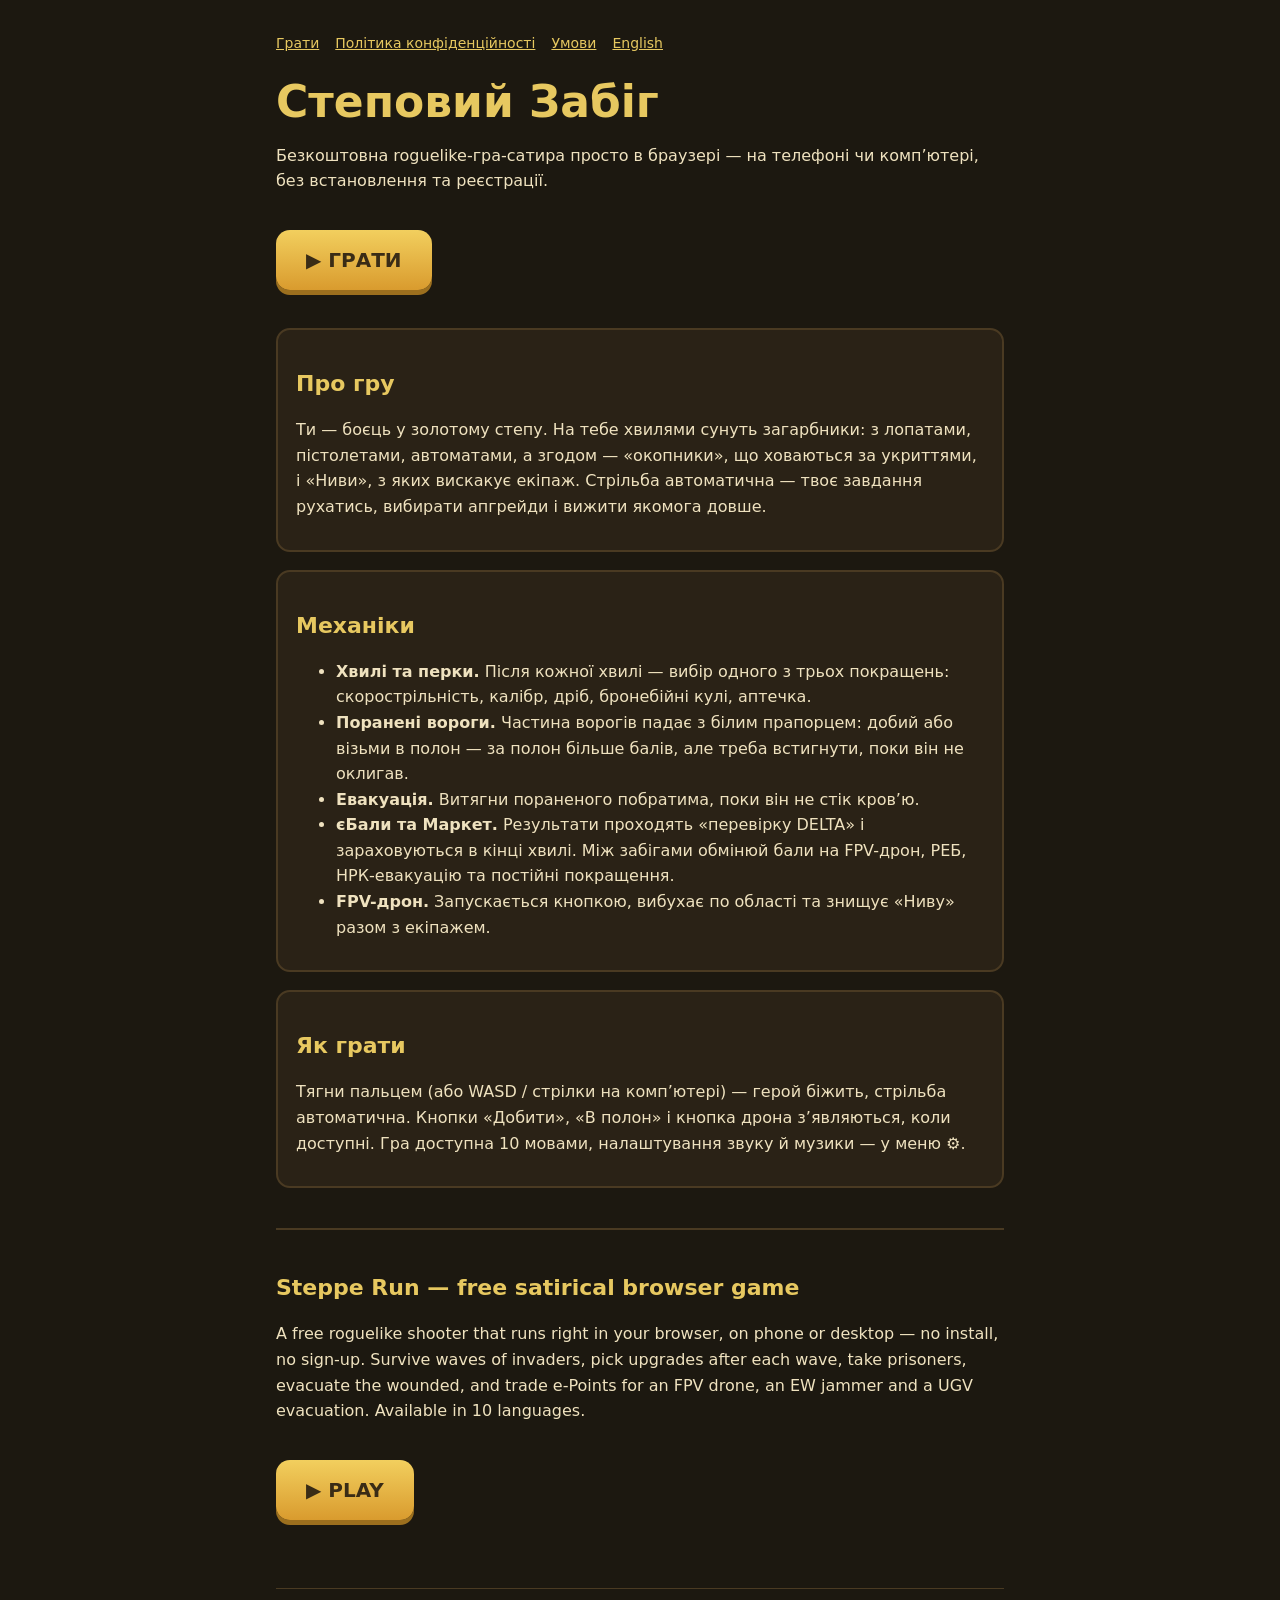
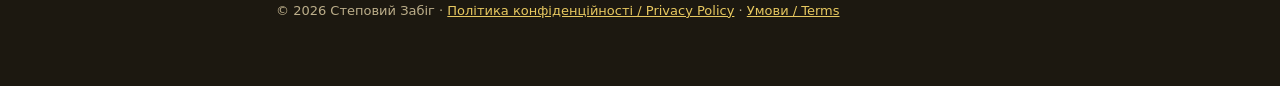
<file: index.html>
<!DOCTYPE html>
<html lang="uk">
<head>
  <meta charset="utf-8" />
  <meta name="viewport" content="width=device-width, initial-scale=1" />
  <title>Степовий Забіг — безкоштовна браузерна гра-сатира</title>
  <meta name="description" content="«Степовий Забіг» — безкоштовний roguelike-шутер у браузері: хвилі безпорадних загарбників, FPV-дрони, полонені та єБали. Грай на телефоні чи комп’ютері." />
  <meta name="theme-color" content="#caa84a" />
  <link rel="icon" href="steppe-run/icon-192.png" />
  <link rel="stylesheet" href="site.css" />
  <script async src="https://pagead2.googlesyndication.com/pagead/js/adsbygoogle.js?client=ca-pub-8388159934817689" crossorigin="anonymous"></script>
</head>
<body>
<main>
  <nav><a href="steppe-run/">Грати</a><a href="privacy.html">Політика конфіденційності</a><a href="terms.html">Умови</a><a href="#en">English</a></nav>

  <h1>Степовий Забіг</h1>
  <p>Безкоштовна roguelike-гра-сатира просто в браузері — на телефоні чи комп’ютері, без встановлення та реєстрації.</p>
  <a class="play" href="steppe-run/">▶ ГРАТИ</a>

  <div class="card">
    <h2>Про гру</h2>
    <p>Ти — боєць у золотому степу. На тебе хвилями сунуть загарбники: з лопатами, пістолетами, автоматами, а згодом — «окопники», що ховаються за укриттями, і «Ниви», з яких вискакує екіпаж. Стрільба автоматична — твоє завдання рухатись, вибирати апгрейди і вижити якомога довше.</p>
  </div>

  <div class="card">
    <h2>Механіки</h2>
    <ul>
      <li><b>Хвилі та перки.</b> Після кожної хвилі — вибір одного з трьох покращень: скорострільність, калібр, дріб, бронебійні кулі, аптечка.</li>
      <li><b>Поранені вороги.</b> Частина ворогів падає з білим прапорцем: добий або візьми в полон — за полон більше балів, але треба встигнути, поки він не оклигав.</li>
      <li><b>Евакуація.</b> Витягни пораненого побратима, поки він не стік кров’ю.</li>
      <li><b>єБали та Маркет.</b> Результати проходять «перевірку DELTA» і зараховуються в кінці хвилі. Між забігами обмінюй бали на FPV-дрон, РЕБ, НРК-евакуацію та постійні покращення.</li>
      <li><b>FPV-дрон.</b> Запускається кнопкою, вибухає по області та знищує «Ниву» разом з екіпажем.</li>
    </ul>
  </div>

  <div class="card">
    <h2>Як грати</h2>
    <p>Тягни пальцем (або WASD / стрілки на комп’ютері) — герой біжить, стрільба автоматична. Кнопки «Добити», «В полон» і кнопка дрона з’являються, коли доступні. Гра доступна 10 мовами, налаштування звуку й музики — у меню ⚙.</p>
  </div>

  <section class="lang" id="en" lang="en">
    <h2>Steppe Run — free satirical browser game</h2>
    <p>A free roguelike shooter that runs right in your browser, on phone or desktop — no install, no sign-up. Survive waves of invaders, pick upgrades after each wave, take prisoners, evacuate the wounded, and trade e-Points for an FPV drone, an EW jammer and a UGV evacuation. Available in 10 languages.</p>
    <a class="play" href="steppe-run/">▶ PLAY</a>
  </section>

  <footer>© 2026 Степовий Забіг · <a href="privacy.html">Політика конфіденційності / Privacy Policy</a> · <a href="terms.html">Умови / Terms</a></footer>
</main>
</body>
</html>
</file>
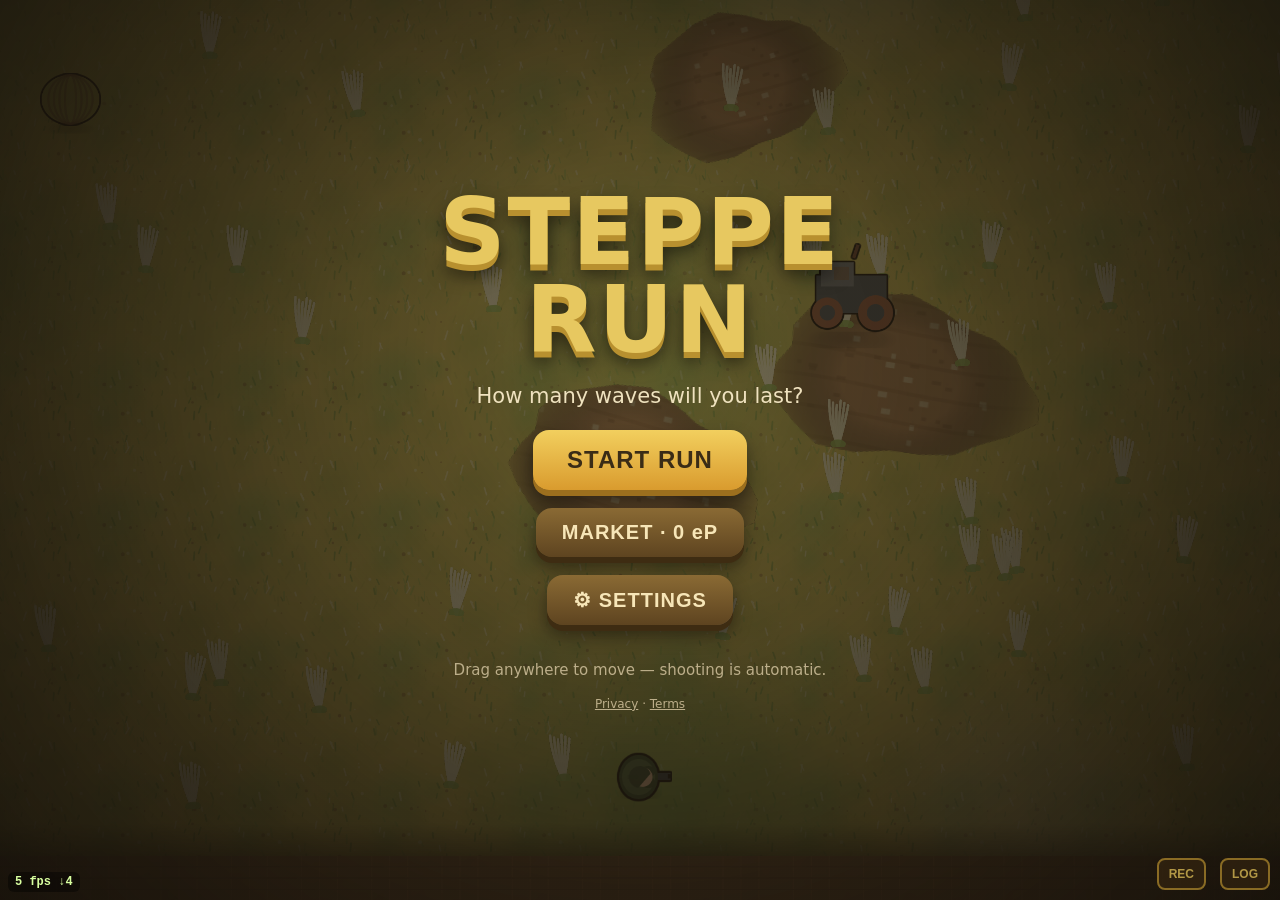
<file: steppe-run/index.html>
<!DOCTYPE html>
<html lang="uk">
<head>
  <meta charset="utf-8" />
  <meta name="viewport" content="width=device-width, initial-scale=1, maximum-scale=1, minimum-scale=1, user-scalable=no, viewport-fit=cover" />
  <meta name="mobile-web-app-capable" content="yes" />
  <meta name="apple-mobile-web-app-capable" content="yes" />
  <meta name="theme-color" content="#caa84a" />
  <link rel="manifest" href="manifest.webmanifest" />
  <title>Степовий Забіг</title>
  <link rel="stylesheet" href="styles.css" />
  <script async src="https://pagead2.googlesyndication.com/pagead/js/adsbygoogle.js?client=ca-pub-8388159934817689"
     crossorigin="anonymous"></script>
</head>
<body>
  <div id="game">
    <canvas id="gl"></canvas>

    <!-- Room transition fade -->
    <div id="fade"></div>

    <!-- FPS meter -->
    <div id="fps">– fps</div>

    <!-- Coordinate/frame recorder (2.5s burst into the log) -->
    <button id="recBtn">REC</button>

    <!-- HUD -->
    <div id="hud" class="hidden">
      <div id="topbar">
        <div id="hpwrap">
          <div id="hpbar"><div id="hpfill"></div></div>
          <span id="hplabel">100</span>
        </div>
        <div id="stats">
          <span id="waveLabel"></span>
          <span id="killLabel">☠ 0</span>
          <span id="ebLabel"></span>
        </div>
      </div>
      <div id="banner" class="hidden"></div>
    </div>
    <button id="pauseBtn" class="hidden" aria-label="pause">⚙</button>

    <!-- Combat buttons: FPV drone launch + finish/capture a downed enemy -->
    <div id="actions" class="hidden">
      <button id="actFinish" class="actBtn">🔫<span data-i18n="finish"></span></button>
      <button id="actCapture" class="actBtn">🤝<span data-i18n="capture"></span></button>
    </div>
    <button id="droneBtn" class="actBtn hidden">
      <svg class="fpvIcon" viewBox="0 0 48 48" aria-hidden="true">
          <g stroke="#f2cf5e" stroke-width="1.4" fill="rgba(255,247,224,0.16)">
            <circle cx="10" cy="10" r="8.5"/><circle cx="38" cy="10" r="8.5"/><circle cx="10" cy="38" r="8.5"/><circle cx="38" cy="38" r="8.5"/>
          </g>
          <g stroke="#fff7e0" stroke-width="1.6" stroke-linecap="round">
            <path d="M4 7l12 6M32 7l12 6M4 35l12 6M32 35l12 6"/>
          </g>
          <path d="M12 12l24 24M36 12L12 36" stroke="#fff7e0" stroke-width="4.2" stroke-linecap="round"/>
          <g fill="#fff7e0"><circle cx="10" cy="10" r="3"/><circle cx="38" cy="10" r="3"/><circle cx="10" cy="38" r="3"/><circle cx="38" cy="38" r="3"/></g>
          <rect x="17.5" y="16" width="13" height="16" rx="3" fill="#3a2c16" stroke="#fff7e0" stroke-width="2"/>
          <rect x="20.5" y="13" width="7" height="5" rx="1.5" fill="#fff7e0"/>
          <circle cx="24" cy="15.5" r="1.8" fill="#e8483c"/>
          <path d="M24 32v6" stroke="#f2cf5e" stroke-width="1.6" stroke-linecap="round"/>
        </svg>
      <span id="droneLbl"></span>
    </button>

    <!-- Virtual joystick -->
    <div id="stick" class="hidden">
      <div id="stickBase"></div>
      <div id="stickKnob"></div>
    </div>

    <!-- Menu -->
    <div id="menu" class="overlay">
      <h1 data-i18n-html="title"></h1>
      <p class="sub" data-i18n-html="tagline"></p>
      <button id="startBtn" class="btn" data-i18n="start"></button>
      <button id="shopBtn" class="btn btn2"><span data-i18n="market"></span> · <span id="menuBank">0</span> <span data-i18n="eb"></span></button>
      <button id="settingsBtn" class="btn btn2">⚙ <span data-i18n="settings"></span></button>
      <p class="best" id="menuBest"></p>
      <p class="hint" data-i18n="hint"></p>
      <p class="legal"><a href="../privacy.html" data-i18n="privacy"></a> · <a href="../terms.html" data-i18n="terms"></a></p>
    </div>

    <!-- Perk selection -->
    <div id="perks" class="overlay hidden">
      <h2 data-i18n="waveCleared"></h2>
      <p class="best" id="perkNote"></p>
      <p class="sub" data-i18n="pickPerk"></p>
      <div id="perkCards"></div>
    </div>

    <!-- Death screen -->
    <div id="death" class="overlay hidden">
      <h2 data-i18n="runOver"></h2>
      <div id="deathStats"></div>
      <button id="retryBtn" class="btn" data-i18n="newRun"></button>
      <button id="toMenuBtn" class="btn btn2"><span data-i18n="toMenu"></span> · <span data-i18n="market"></span></button>
    </div>

    <!-- Meta shop: permanent upgrades for banked єБали -->
    <div id="shop" class="overlay hidden">
      <h2 data-i18n="market"></h2>
      <div id="shopBody">
        <div id="shopHero">
          <div id="shopStage"></div>
          <p id="shopInfo"><span id="shopBank"></span> · <span id="shopGear"></span></p>
        </div>
        <div id="shopCards"></div>
      </div>
      <p class="shopNote" data-i18n="shopNote"></p>
      <button id="shopBack" class="btn btn2" data-i18n="back"></button>
    </div>

    <!-- Settings (from the menu) / pause (in a run) -->
    <div id="settings" class="overlay hidden">
      <h2 id="settingsTitle"></h2>
      <div id="setPanel">
        <label class="setRow"><span data-i18n="sVolume"></span><input id="setVolume" type="range" min="0" max="100" step="5" /><b id="setVolumeVal"></b></label>
        <div class="setRow"><span data-i18n="sSound"></span><button id="setSfx" class="toggle"></button></div>
        <div class="setRow"><span data-i18n="sMusic"></span><button id="setMusic" class="toggle"></button></div>
        <div class="setRow setLangRow"><span data-i18n="sLang"></span><div id="setLangs"></div></div>
      </div>
      <button id="setResume" class="btn" data-i18n="resume"></button>
      <button id="setBack" class="btn btn2" data-i18n="back"></button>
      <button id="setQuit" class="btn btn2" data-i18n="toMenu"></button>
    </div>
  </div>

  <script src="js/devlog.js"></script>
  <script type="module" src="js/main.js"></script>
  <script>if ('serviceWorker' in navigator && !/^(localhost|127\.0\.0\.1)$/.test(location.hostname)) { addEventListener('load', () => navigator.serviceWorker.register('sw.js').catch(() => {})); }</script>
</body>
</html>
</file>
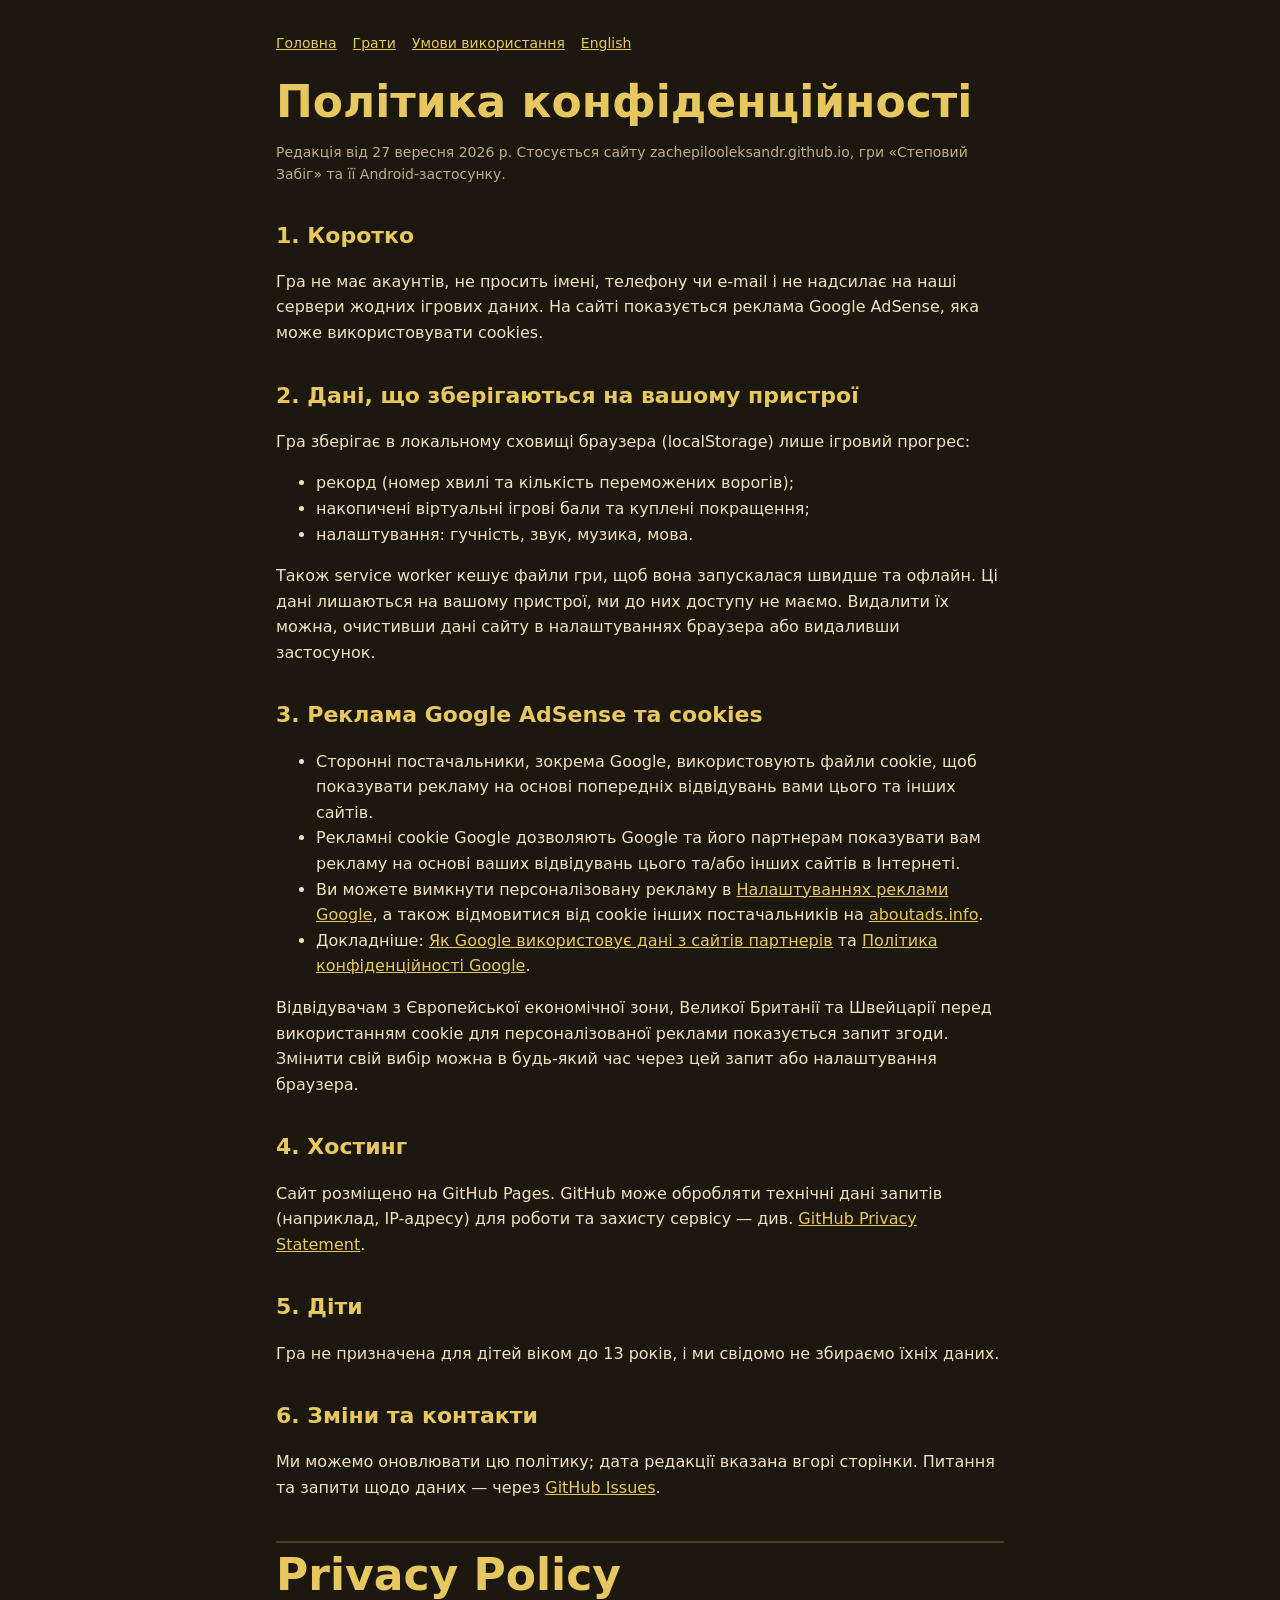
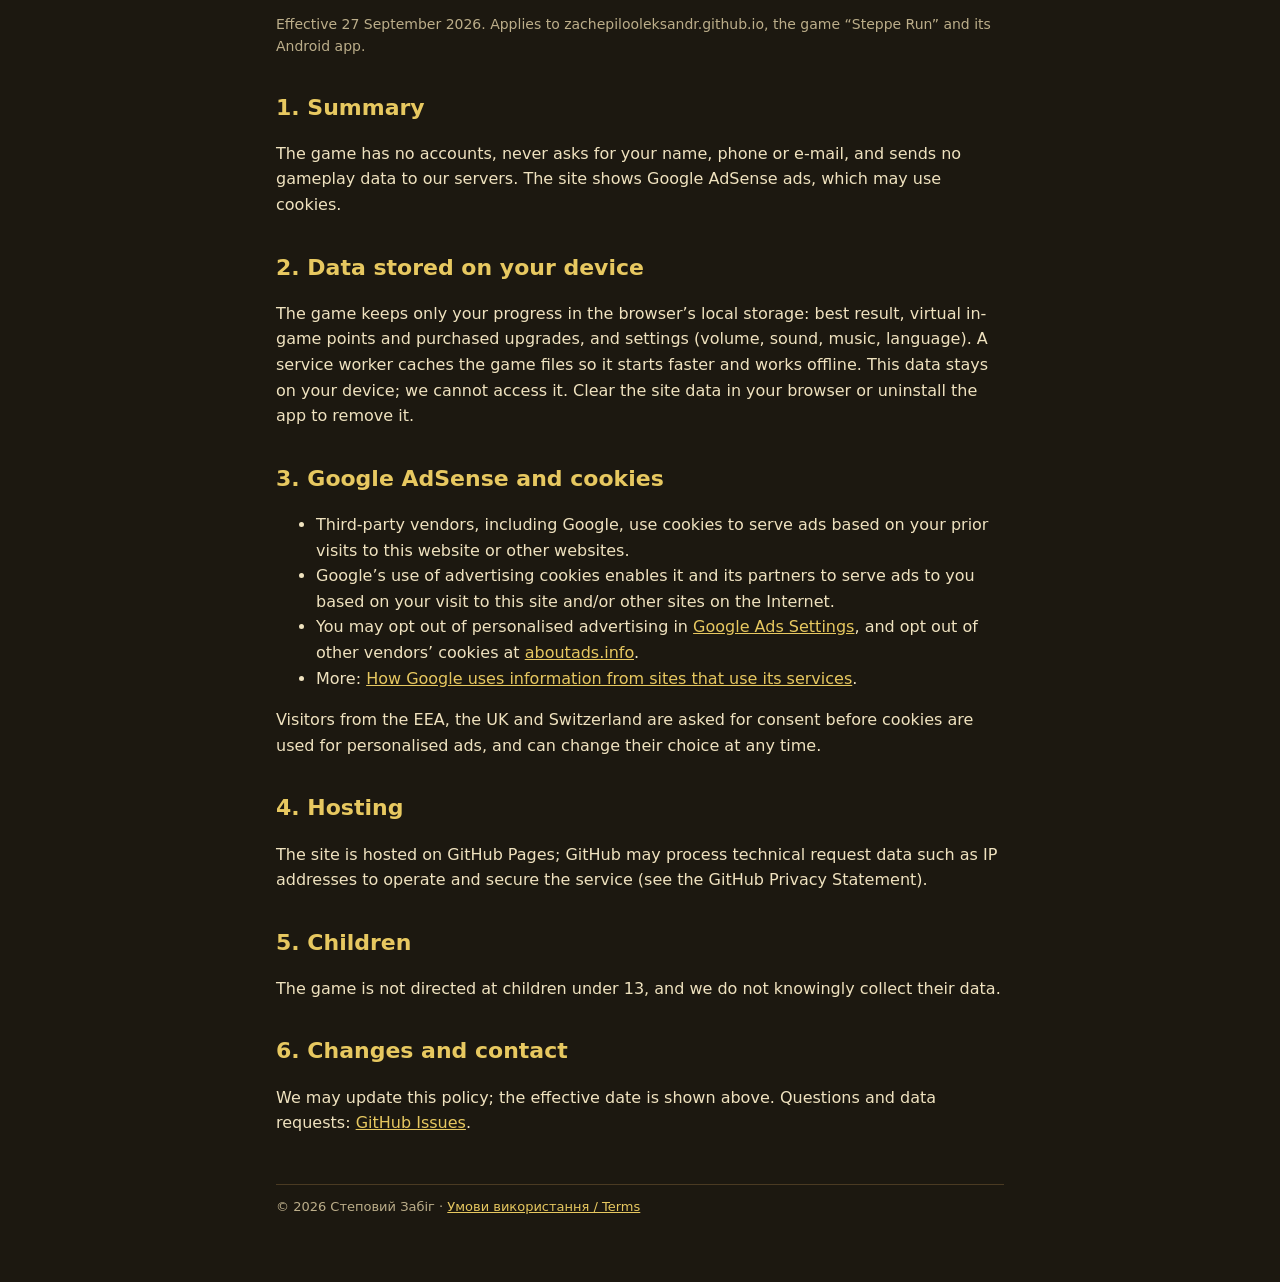
<file: privacy.html>
<!DOCTYPE html>
<html lang="uk">
<head>
  <meta charset="utf-8" />
  <meta name="viewport" content="width=device-width, initial-scale=1" />
  <title>Політика конфіденційності — Степовий Забіг</title>
  <meta name="description" content="Політика конфіденційності гри «Степовий Забіг»: які дані зберігаються, cookies та реклама Google AdSense." />
  <link rel="stylesheet" href="site.css" />
  <script async src="https://pagead2.googlesyndication.com/pagead/js/adsbygoogle.js?client=ca-pub-8388159934817689" crossorigin="anonymous"></script>
</head>
<body>
<main>
  <nav><a href="./">Головна</a><a href="steppe-run/">Грати</a><a href="terms.html">Умови використання</a><a href="#en">English</a></nav>

  <h1>Політика конфіденційності</h1>
  <p class="muted">Редакція від 27 вересня 2026 р. Стосується сайту zachepilooleksandr.github.io, гри «Степовий Забіг» та її Android-застосунку.</p>

  <h2>1. Коротко</h2>
  <p>Гра не має акаунтів, не просить імені, телефону чи e-mail і не надсилає на наші сервери жодних ігрових даних. На сайті показується реклама Google AdSense, яка може використовувати cookies.</p>

  <h2>2. Дані, що зберігаються на вашому пристрої</h2>
  <p>Гра зберігає в локальному сховищі браузера (localStorage) лише ігровий прогрес:</p>
  <ul>
    <li>рекорд (номер хвилі та кількість переможених ворогів);</li>
    <li>накопичені віртуальні ігрові бали та куплені покращення;</li>
    <li>налаштування: гучність, звук, музика, мова.</li>
  </ul>
  <p>Також service worker кешує файли гри, щоб вона запускалася швидше та офлайн. Ці дані лишаються на вашому пристрої, ми до них доступу не маємо. Видалити їх можна, очистивши дані сайту в налаштуваннях браузера або видаливши застосунок.</p>

  <h2>3. Реклама Google AdSense та cookies</h2>
  <ul>
    <li>Сторонні постачальники, зокрема Google, використовують файли cookie, щоб показувати рекламу на основі попередніх відвідувань вами цього та інших сайтів.</li>
    <li>Рекламні cookie Google дозволяють Google та його партнерам показувати вам рекламу на основі ваших відвідувань цього та/або інших сайтів в Інтернеті.</li>
    <li>Ви можете вимкнути персоналізовану рекламу в <a href="https://adssettings.google.com/" rel="noopener">Налаштуваннях реклами Google</a>, а також відмовитися від cookie інших постачальників на <a href="https://www.aboutads.info/choices/" rel="noopener">aboutads.info</a>.</li>
    <li>Докладніше: <a href="https://policies.google.com/technologies/partner-sites" rel="noopener">Як Google використовує дані з сайтів партнерів</a> та <a href="https://policies.google.com/privacy" rel="noopener">Політика конфіденційності Google</a>.</li>
  </ul>
  <p>Відвідувачам з Європейської економічної зони, Великої Британії та Швейцарії перед використанням cookie для персоналізованої реклами показується запит згоди. Змінити свій вибір можна в будь-який час через цей запит або налаштування браузера.</p>

  <h2>4. Хостинг</h2>
  <p>Сайт розміщено на GitHub Pages. GitHub може обробляти технічні дані запитів (наприклад, IP-адресу) для роботи та захисту сервісу — див. <a href="https://docs.github.com/site-policy/privacy-policies/github-general-privacy-statement" rel="noopener">GitHub Privacy Statement</a>.</p>

  <h2>5. Діти</h2>
  <p>Гра не призначена для дітей віком до 13 років, і ми свідомо не збираємо їхніх даних.</p>

  <h2>6. Зміни та контакти</h2>
  <p>Ми можемо оновлювати цю політику; дата редакції вказана вгорі сторінки. Питання та запити щодо даних — через <a href="https://github.com/ZachepiloOleksandr/ZachepiloOleksandr.github.io/issues" rel="noopener">GitHub Issues</a>.</p>

  <section class="lang" id="en" lang="en">
    <h1>Privacy Policy</h1>
    <p class="muted">Effective 27 September 2026. Applies to zachepilooleksandr.github.io, the game “Steppe Run” and its Android app.</p>

    <h2>1. Summary</h2>
    <p>The game has no accounts, never asks for your name, phone or e-mail, and sends no gameplay data to our servers. The site shows Google AdSense ads, which may use cookies.</p>

    <h2>2. Data stored on your device</h2>
    <p>The game keeps only your progress in the browser’s local storage: best result, virtual in-game points and purchased upgrades, and settings (volume, sound, music, language). A service worker caches the game files so it starts faster and works offline. This data stays on your device; we cannot access it. Clear the site data in your browser or uninstall the app to remove it.</p>

    <h2>3. Google AdSense and cookies</h2>
    <ul>
      <li>Third-party vendors, including Google, use cookies to serve ads based on your prior visits to this website or other websites.</li>
      <li>Google’s use of advertising cookies enables it and its partners to serve ads to you based on your visit to this site and/or other sites on the Internet.</li>
      <li>You may opt out of personalised advertising in <a href="https://adssettings.google.com/" rel="noopener">Google Ads Settings</a>, and opt out of other vendors’ cookies at <a href="https://www.aboutads.info/choices/" rel="noopener">aboutads.info</a>.</li>
      <li>More: <a href="https://policies.google.com/technologies/partner-sites" rel="noopener">How Google uses information from sites that use its services</a>.</li>
    </ul>
    <p>Visitors from the EEA, the UK and Switzerland are asked for consent before cookies are used for personalised ads, and can change their choice at any time.</p>

    <h2>4. Hosting</h2>
    <p>The site is hosted on GitHub Pages; GitHub may process technical request data such as IP addresses to operate and secure the service (see the GitHub Privacy Statement).</p>

    <h2>5. Children</h2>
    <p>The game is not directed at children under 13, and we do not knowingly collect their data.</p>

    <h2>6. Changes and contact</h2>
    <p>We may update this policy; the effective date is shown above. Questions and data requests: <a href="https://github.com/ZachepiloOleksandr/ZachepiloOleksandr.github.io/issues" rel="noopener">GitHub Issues</a>.</p>
  </section>

  <footer>© 2026 Степовий Забіг · <a href="terms.html">Умови використання / Terms</a></footer>
</main>
</body>
</html>
</file>
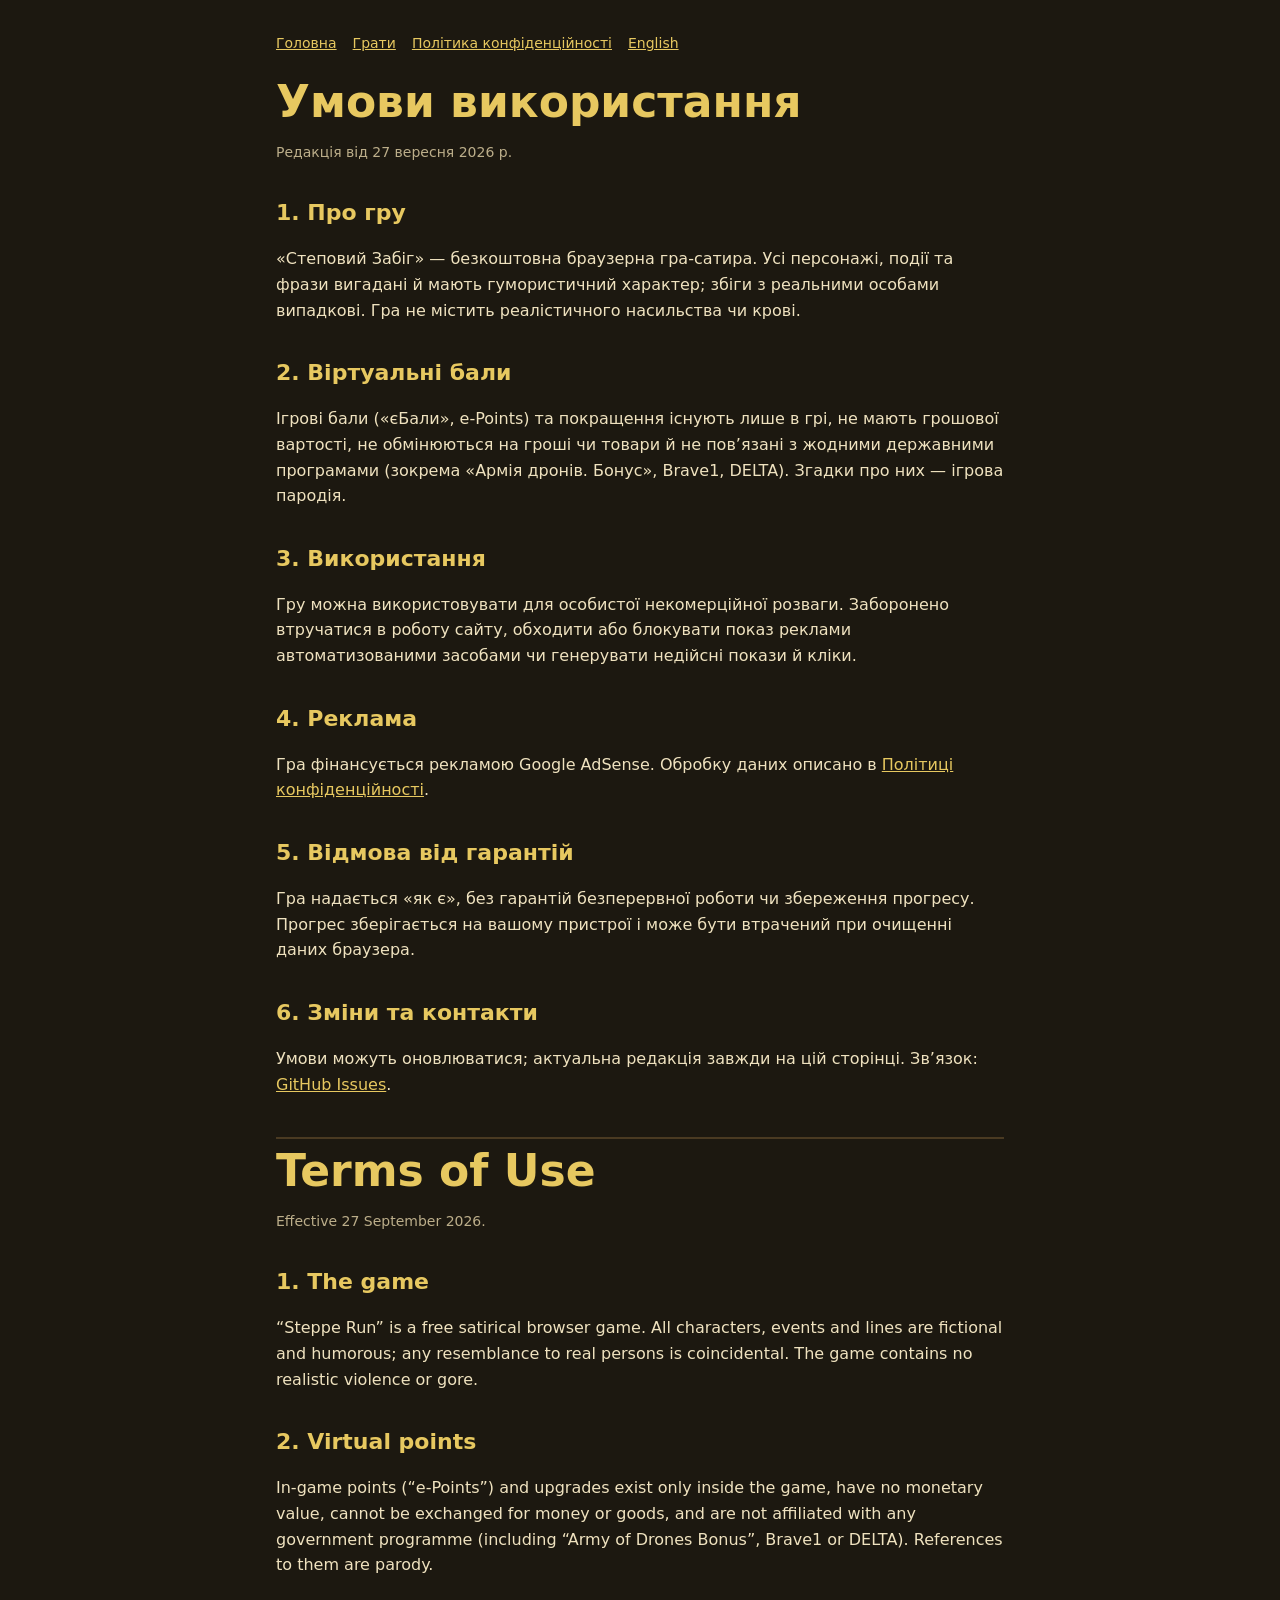
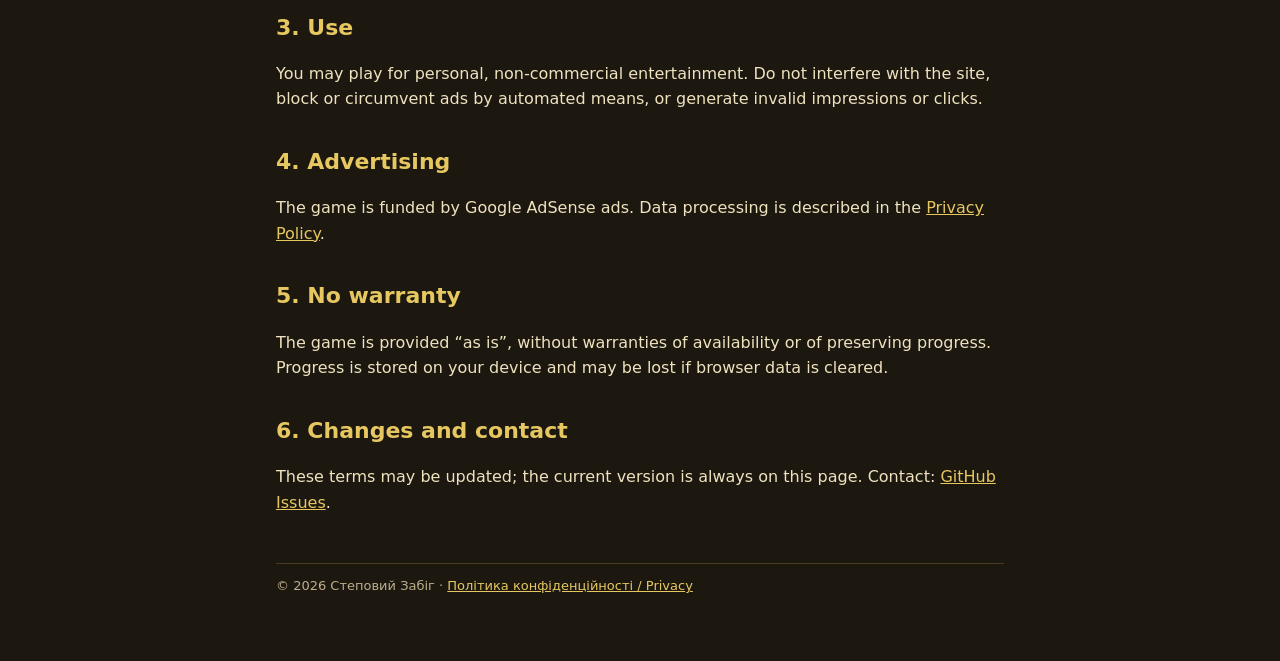
<file: terms.html>
<!DOCTYPE html>
<html lang="uk">
<head>
  <meta charset="utf-8" />
  <meta name="viewport" content="width=device-width, initial-scale=1" />
  <title>Умови використання — Степовий Забіг</title>
  <meta name="description" content="Умови використання гри «Степовий Забіг»." />
  <link rel="stylesheet" href="site.css" />
  <script async src="https://pagead2.googlesyndication.com/pagead/js/adsbygoogle.js?client=ca-pub-8388159934817689" crossorigin="anonymous"></script>
</head>
<body>
<main>
  <nav><a href="./">Головна</a><a href="steppe-run/">Грати</a><a href="privacy.html">Політика конфіденційності</a><a href="#en">English</a></nav>

  <h1>Умови використання</h1>
  <p class="muted">Редакція від 27 вересня 2026 р.</p>

  <h2>1. Про гру</h2>
  <p>«Степовий Забіг» — безкоштовна браузерна гра-сатира. Усі персонажі, події та фрази вигадані й мають гумористичний характер; збіги з реальними особами випадкові. Гра не містить реалістичного насильства чи крові.</p>

  <h2>2. Віртуальні бали</h2>
  <p>Ігрові бали («єБали», e-Points) та покращення існують лише в грі, не мають грошової вартості, не обмінюються на гроші чи товари й не пов’язані з жодними державними програмами (зокрема «Армія дронів. Бонус», Brave1, DELTA). Згадки про них — ігрова пародія.</p>

  <h2>3. Використання</h2>
  <p>Гру можна використовувати для особистої некомерційної розваги. Заборонено втручатися в роботу сайту, обходити або блокувати показ реклами автоматизованими засобами чи генерувати недійсні покази й кліки.</p>

  <h2>4. Реклама</h2>
  <p>Гра фінансується рекламою Google AdSense. Обробку даних описано в <a href="privacy.html">Політиці конфіденційності</a>.</p>

  <h2>5. Відмова від гарантій</h2>
  <p>Гра надається «як є», без гарантій безперервної роботи чи збереження прогресу. Прогрес зберігається на вашому пристрої і може бути втрачений при очищенні даних браузера.</p>

  <h2>6. Зміни та контакти</h2>
  <p>Умови можуть оновлюватися; актуальна редакція завжди на цій сторінці. Зв’язок: <a href="https://github.com/ZachepiloOleksandr/ZachepiloOleksandr.github.io/issues" rel="noopener">GitHub Issues</a>.</p>

  <section class="lang" id="en" lang="en">
    <h1>Terms of Use</h1>
    <p class="muted">Effective 27 September 2026.</p>
    <h2>1. The game</h2>
    <p>“Steppe Run” is a free satirical browser game. All characters, events and lines are fictional and humorous; any resemblance to real persons is coincidental. The game contains no realistic violence or gore.</p>
    <h2>2. Virtual points</h2>
    <p>In-game points (“e-Points”) and upgrades exist only inside the game, have no monetary value, cannot be exchanged for money or goods, and are not affiliated with any government programme (including “Army of Drones Bonus”, Brave1 or DELTA). References to them are parody.</p>
    <h2>3. Use</h2>
    <p>You may play for personal, non-commercial entertainment. Do not interfere with the site, block or circumvent ads by automated means, or generate invalid impressions or clicks.</p>
    <h2>4. Advertising</h2>
    <p>The game is funded by Google AdSense ads. Data processing is described in the <a href="privacy.html">Privacy Policy</a>.</p>
    <h2>5. No warranty</h2>
    <p>The game is provided “as is”, without warranties of availability or of preserving progress. Progress is stored on your device and may be lost if browser data is cleared.</p>
    <h2>6. Changes and contact</h2>
    <p>These terms may be updated; the current version is always on this page. Contact: <a href="https://github.com/ZachepiloOleksandr/ZachepiloOleksandr.github.io/issues" rel="noopener">GitHub Issues</a>.</p>
  </section>

  <footer>© 2026 Степовий Забіг · <a href="privacy.html">Політика конфіденційності / Privacy</a></footer>
</main>
</body>
</html>
</file>
<file: site.css>
:root { --bg: #1c1810; --panel: #2a2216; --gold: #e7c860; --text: #efe2bf; --muted: #bcae8a; --line: #4a3a22; }
* { box-sizing: border-box; }
body { margin: 0; background: var(--bg); color: var(--text); font: 16px/1.6 "Trebuchet MS", system-ui, sans-serif; }
main { max-width: 760px; margin: 0 auto; padding: 32px 16px 64px; }
h1 { color: var(--gold); font-size: clamp(28px, 7vw, 44px); line-height: 1.1; margin: 0 0 8px; }
h2 { color: var(--gold); font-size: 22px; margin: 32px 0 8px; }
h3 { color: var(--gold); font-size: 17px; margin: 22px 0 4px; }
a { color: var(--gold); }
p, li { color: var(--text); }
.muted { color: var(--muted); font-size: 14px; }
.lang { border-top: 2px solid var(--line); margin-top: 40px; padding-top: 8px; }
nav { display: flex; gap: 16px; flex-wrap: wrap; font-size: 14px; margin-bottom: 24px; }
.play { display: inline-block; margin: 20px 0; padding: 14px 30px; border-radius: 14px; background: linear-gradient(180deg, #f2cf5e, #d99b2e);
  color: #3a2c16; font-weight: 900; text-decoration: none; font-size: 20px; box-shadow: 0 5px 0 #9c6f1e; }
.card { background: var(--panel); border: 2px solid var(--line); border-radius: 14px; padding: 4px 18px 14px; margin-top: 18px; }
footer { margin-top: 48px; border-top: 1px solid var(--line); padding-top: 12px; font-size: 13px; color: var(--muted); }
</file>
<file: steppe-run/styles.css>
:root {
  --gold: #e7c860;
  --gold-deep: #b8902f;
  --ink: #3a2c16;
  --panel: rgba(58, 40, 18, 0.86);
  --accent: #d9534f;
  --good: #7fb33a;
}

* { margin: 0; padding: 0; box-sizing: border-box; -webkit-tap-highlight-color: transparent; }

html, body {
  width: 100%; height: 100%;
  overflow: hidden;
  background: #1c1810;
  font-family: "Trebuchet MS", "Segoe UI", system-ui, sans-serif;
  user-select: none; -webkit-user-select: none;
  touch-action: none;
  overscroll-behavior: none;
}

#game {
  position: fixed; inset: 0;
  display: flex; align-items: center; justify-content: center;
}

#gl {
  position: absolute; inset: 0;
  width: 100%; height: 100%;
  display: block;
  touch-action: none;
}

.hidden { display: none !important; }

/* ---------- Room transition fade ---------- */
#fade {
  position: absolute; inset: 0;
  background: #171206;
  opacity: 0;
  pointer-events: none;
  transition: opacity 0.28s ease;
  z-index: 20;
}
#fade.show { opacity: 1; }

/* ---------- FPS meter ---------- */
#fps {
  position: absolute;
  left: 8px; bottom: calc(8px + env(safe-area-inset-bottom));
  font: bold 12px/1 "Courier New", monospace;
  color: #d8ffa0;
  background: rgba(0,0,0,0.4);
  padding: 4px 7px; border-radius: 6px;
  z-index: 15; pointer-events: none;
}

/* ---------- Dev logger (mobile) ---------- */
#recBtn {
  position: absolute;
  right: 74px; bottom: calc(10px + env(safe-area-inset-bottom));
  z-index: 30;
  background: rgba(58,40,18,0.8);
  color: #f2cf5e;
  border: 2px solid var(--gold-deep);
  border-radius: 8px;
  font: bold 12px/1 "Trebuchet MS", sans-serif;
  padding: 8px 10px;
  pointer-events: auto;
  opacity: 0.7;
}
#recBtn:active, #recBtn.on { opacity: 1; background: rgba(150,60,40,0.9); }

#devlogBtn {
  position: absolute;
  right: 10px; bottom: calc(10px + env(safe-area-inset-bottom));
  z-index: 30;
  background: rgba(58,40,18,0.8);
  color: #f2cf5e;
  border: 2px solid var(--gold-deep);
  border-radius: 8px;
  font: bold 12px/1 "Trebuchet MS", sans-serif;
  padding: 8px 10px;
  pointer-events: auto;
  opacity: 0.7;
}
#devlogBtn:active { opacity: 1; }

#devlogPanel {
  position: absolute;
  inset: 6% 4% 12% 4%;
  z-index: 40;
  display: flex; flex-direction: column;
  background: rgba(16,12,6,0.96);
  border: 2px solid var(--gold-deep);
  border-radius: 12px;
  overflow: hidden;
  pointer-events: auto;
}
#devlogBar {
  display: flex; gap: 8px; padding: 8px;
  background: rgba(58,40,18,0.6);
}
.devlogAct {
  flex: 1;
  background: linear-gradient(180deg, #f2cf5e, #d99b2e);
  color: #3a2c16; border: none; border-radius: 8px;
  font: bold 14px/1 "Trebuchet MS", sans-serif;
  padding: 10px 8px; pointer-events: auto;
}
.devlogAct:last-child { flex: 0 0 48px; }
#devlogPre {
  flex: 1; margin: 0; padding: 8px;
  overflow: auto;
  font: 11px/1.35 "Courier New", monospace;
  color: #e7dcc0;
  white-space: pre-wrap; word-break: break-word;
  user-select: text; -webkit-user-select: text;
}

/* ---------- HUD ---------- */
#hud {
  position: absolute; inset: 0;
  pointer-events: none;
  padding: max(14px, env(safe-area-inset-top)) 14px 0;
}

#topbar {
  display: flex; align-items: center; justify-content: space-between;
  gap: 12px;
}

#hpwrap { display: flex; align-items: center; gap: 8px; }

#hpbar {
  width: min(30vw, 240px); height: 16px;
  background: rgba(0,0,0,0.35);
  border: 2px solid rgba(0,0,0,0.45);
  border-radius: 10px;
  overflow: hidden;
}

#hpfill {
  height: 100%; width: 100%;
  background: linear-gradient(90deg, #e85b4a, #f2a23c);
  transition: width 0.12s ease-out;
}

#hplabel, #stats span {
  color: #fff7e0;
  font-weight: bold;
  font-size: clamp(12px, 3.6vw, 18px);
  white-space: nowrap;
  text-shadow: 0 2px 0 rgba(0,0,0,0.5);
}

#stats { display: flex; gap: 10px; }

#banner {
  position: absolute; top: 34%; left: 0; right: 0;
  text-align: center;
  color: #fff3cf;
  font-size: clamp(28px, 11vw, 64px);
  font-weight: 900;
  letter-spacing: 1px;
  text-shadow: 0 4px 0 rgba(0,0,0,0.4), 0 0 24px rgba(231,200,96,0.6);
  animation: bannerPop 0.5s ease-out;
}

@keyframes bannerPop {
  0% { transform: scale(0.6); opacity: 0; }
  60% { transform: scale(1.08); opacity: 1; }
  100% { transform: scale(1); opacity: 1; }
}

/* ---------- Joystick ---------- */
#stick { position: absolute; inset: 0; pointer-events: none; }

#stickBase, #stickKnob {
  position: absolute;
  left: 0; top: 0;
  border-radius: 50%;
  transform: translate(-50%, -50%);
  will-change: transform;          /* move via transform only (compositor, no layout) */
  pointer-events: none;
  opacity: 0;
  transition: opacity 0.15s;
}

#stickBase {
  width: 130px; height: 130px;
  background: rgba(255,255,255,0.08);
  border: 3px solid rgba(255,255,255,0.22);
}

#stickKnob {
  width: 64px; height: 64px;
  background: rgba(255,247,224,0.35);
  border: 3px solid rgba(255,255,255,0.5);
}

#stick.active #stickBase, #stick.active #stickKnob { opacity: 1; }

/* ---------- Overlays ---------- */
.overlay {
  position: absolute; inset: 0;
  display: flex; flex-direction: column;
  align-items: center; justify-content: center;
  text-align: center;
  gap: 18px; padding: 28px;
  background: radial-gradient(circle at 50% 40%, rgba(28,24,16,0.55), rgba(20,16,10,0.92));
  z-index: 10;
}

.overlay h1 {
  color: var(--gold);
  font-size: clamp(40px, 15vw, 92px);
  font-weight: 900;
  line-height: 0.95;
  letter-spacing: 2px;
  text-shadow: 0 6px 0 var(--gold-deep), 0 10px 18px rgba(0,0,0,0.6);
}

.overlay h2 {
  color: var(--gold);
  font-size: clamp(28px, 9vw, 52px);
  font-weight: 900;
  text-shadow: 0 4px 0 var(--gold-deep), 0 8px 14px rgba(0,0,0,0.6);
}

.overlay .sub { color: #efe2bf; font-size: clamp(15px, 4.6vw, 21px); line-height: 1.4; }
.overlay .hint { color: #bcae8a; font-size: clamp(12px, 3.6vw, 15px); max-width: 420px; }
.overlay .best { color: #f2c14e; font-size: clamp(14px, 4.4vw, 18px); font-weight: bold; }

.btn {
  pointer-events: auto;
  background: linear-gradient(180deg, #f2cf5e, #d99b2e);
  color: #3a2c16;
  border: none;
  border-radius: 16px;
  padding: 16px 34px;
  font-size: clamp(18px, 5.5vw, 24px);
  font-weight: 900;
  letter-spacing: 1px;
  box-shadow: 0 6px 0 #9c6f1e, 0 10px 18px rgba(0,0,0,0.45);
  cursor: pointer;
  transition: transform 0.06s, box-shadow 0.06s;
}
.btn:active { transform: translateY(4px); box-shadow: 0 2px 0 #9c6f1e, 0 4px 10px rgba(0,0,0,0.45); }

#deathStats { color: #efe2bf; font-size: clamp(16px, 5vw, 22px); line-height: 1.7; }
#deathStats b { color: var(--gold); }

/* ---------- Perk cards ---------- */
#perkCards { display: flex; flex-direction: column; gap: 14px; width: min(92vw, 440px); }

.perkCard {
  pointer-events: auto;
  background: var(--panel);
  border: 3px solid var(--gold-deep);
  border-radius: 16px;
  padding: 16px 18px;
  text-align: left;
  cursor: pointer;
  display: flex; align-items: center; gap: 14px;
  transition: transform 0.08s, border-color 0.08s;
}
.perkCard:active { transform: scale(0.97); border-color: var(--gold); }
.perkCard .ic { font-size: 34px; line-height: 1; }
.perkCard .txt h3 { color: var(--gold); font-size: clamp(17px, 5vw, 21px); margin-bottom: 3px; }
.perkCard .txt p { color: #e7dcc0; font-size: clamp(13px, 3.8vw, 15px); line-height: 1.3; }

/* ---------- Meta shop ---------- */
.btn2 {
  background: linear-gradient(180deg, #8a6a34, #5e4420);
  color: #f7e6b8;
  box-shadow: 0 6px 0 #3e2c12, 0 10px 18px rgba(0,0,0,0.45);
  font-size: clamp(15px, 4.6vw, 20px);
  padding: 13px 26px;
}
.btn2:active { box-shadow: 0 2px 0 #3e2c12, 0 4px 10px rgba(0,0,0,0.45); }
#ebLabel { color: #ffd75e !important; }
#shopCards { display: flex; flex-direction: column; gap: 10px; width: min(100%, 460px); align-self: center; flex: 1 1 auto; min-height: 0; overflow-y: auto; padding: 2px 2px 6px; }
.shopCard { padding: 12px 14px; }
.shopCard .txt { flex: 1; text-align: left; }
.shopCard .pips { display: inline-flex; gap: 3px; margin-left: 6px; vertical-align: middle; }
.shopCard .pips i { width: 8px; height: 8px; border-radius: 50%; border: 1.5px solid #f2c14e; }
.shopCard .pips i.on { background: #f2c14e; }
.shopCard .price { color: #ffd75e; font-weight: 900; font-size: clamp(15px, 4.6vw, 19px); white-space: nowrap; }
.shopCard.poor { opacity: 0.55; }
.shopCard.maxed { border-color: var(--good); opacity: 0.8; }
.shopCard.shake { animation: shopShake 0.3s; }
@keyframes shopShake { 25% { transform: translateX(-6px); } 75% { transform: translateX(6px); } }
#deathStats small { color: #bcae8a; font-size: 0.72em; }

/* ---------- Combat buttons (drone / finish / capture) ---------- */
.actBtn {
  pointer-events: auto;
  display: flex; flex-direction: column; align-items: center; justify-content: center; gap: 2px;
  width: 74px; height: 74px; border-radius: 50%;
  background: rgba(58,40,18,0.82);
  border: 3px solid var(--gold-deep);
  color: #fff7e0; font-size: 28px; line-height: 1;
  box-shadow: 0 4px 10px rgba(0,0,0,0.4);
  touch-action: none; user-select: none; -webkit-user-select: none;
}
.actBtn span { font: 900 10px/1 "Trebuchet MS", sans-serif; letter-spacing: 0.5px; color: #f2cf5e; }
.actBtn:active { transform: scale(0.94); border-color: var(--gold); }
#droneBtn {
  position: absolute; z-index: 8;
  right: 14px; bottom: calc(64px + env(safe-area-inset-bottom));
}
#droneBtn.cool { opacity: 0.55; }
#droneBtn.shake { animation: shopShake 0.3s; }
#actions {
  position: absolute; z-index: 8;
  right: 14px; bottom: calc(150px + env(safe-area-inset-bottom));
  display: flex; flex-direction: column; gap: 10px;
}
#actFinish { border-color: #c0503c; }
#actCapture { border-color: var(--good); }
#actCapture.busy { background: rgba(60,110,40,0.9); }

/* ---------- FPV icon ---------- */
.fpvIcon { width: 38px; height: 38px; display: block; }
.shopCard .ic .fpvIcon { width: 36px; height: 36px; }

/* ---------- Pause + settings ---------- */
#pauseBtn {
  position: absolute; z-index: 8;
  right: 12px; top: calc(max(14px, env(safe-area-inset-top)) + 34px);
  width: 40px; height: 40px; border-radius: 50%;
  background: rgba(58,40,18,0.75); border: 2px solid var(--gold-deep);
  color: #f2cf5e; font-size: 22px; line-height: 1; pointer-events: auto;
}
#setPanel {
  width: min(92vw, 440px);
  background: var(--panel); border: 3px solid var(--gold-deep); border-radius: 16px;
  padding: 12px 16px; display: flex; flex-direction: column; gap: 12px;
}
.setRow { display: flex; align-items: center; gap: 12px; color: #efe2bf; font-weight: bold; font-size: clamp(15px, 4.4vw, 18px); }
.setRow > span:first-child { flex: 0 0 34%; text-align: left; }
.setRow input[type=range] { flex: 1; accent-color: #f2c14e; pointer-events: auto; }
.setRow b { color: var(--gold); min-width: 44px; text-align: right; }
.toggle {
  pointer-events: auto; margin-left: auto;
  min-width: 96px; padding: 8px 14px; border-radius: 10px; border: none;
  background: linear-gradient(180deg, #8fcf4a, #5e9a2a); color: #1f2e0e;
  font: 900 14px/1 "Trebuchet MS", sans-serif;
}
.toggle.off { background: linear-gradient(180deg, #8a6a34, #5e4420); color: #f7e6b8; }
.setLangRow { align-items: flex-start; }
#setLangs { flex: 1; display: grid; grid-template-columns: 1fr 1fr; gap: 6px; }
.langBtn {
  pointer-events: auto; padding: 7px 6px; border-radius: 8px;
  border: 2px solid var(--gold-deep); background: rgba(0,0,0,0.25);
  color: #efe2bf; font: bold 13px/1.1 "Trebuchet MS", system-ui, sans-serif;
}
.langBtn.on { background: linear-gradient(180deg, #f2cf5e, #d99b2e); color: #3a2c16; border-color: var(--gold); }
#settings { gap: 14px; overflow-y: auto; }

.legal { font-size: 12px; color: #bcae8a; }
.legal a { color: #bcae8a; pointer-events: auto; }

/* ---------- Маркет: layout with the avatar stage ---------- */
#shop { justify-content: flex-start; gap: 8px; padding: max(12px, env(safe-area-inset-top)) 12px max(12px, env(safe-area-inset-bottom)); }
#shop h2 { font-size: clamp(24px, 7.5vw, 42px); }
#shopBody { flex: 1 1 auto; min-height: 0; width: min(96vw, 940px); display: flex; flex-direction: column; gap: 8px; }
#shopHero { flex: 0 0 auto; display: flex; flex-direction: column; align-items: center; gap: 2px; }
#shopStage {
  height: clamp(170px, 33vh, 330px); aspect-ratio: 260 / 300;
  background: radial-gradient(ellipse 60% 55% at 50% 52%, rgba(242,207,94,0.26), rgba(242,207,94,0) 70%);
}
#shopInfo { color: #efe2bf; font-weight: bold; font-size: clamp(13px, 3.9vw, 17px); }
#shopInfo b { color: var(--gold); }
#shopGear { color: #bcae8a; }
.shopNote { color: #bcae8a; font-size: clamp(11px, 3.2vw, 13px); max-width: 460px; }
@media (min-width: 760px) and (min-aspect-ratio: 1/1) {
  #shopBody { flex-direction: row; align-items: stretch; }
  #shopHero { flex: 0 0 44%; justify-content: center; }
  #shopStage { height: min(64vh, 470px); }
  #shopCards { align-self: stretch; }
}

/* ---------- avatar animation ---------- */
.avatar { width: 100%; height: 100%; display: block; overflow: visible; }
.avatar .av-upper { animation: avBreathe 3.2s ease-in-out infinite; }
@keyframes avBreathe { 0%, 100% { transform: translateY(0); } 50% { transform: translateY(-1.6px); } }
.avatar .av-head { transform-origin: 130px 99px; animation: avHead 6.5s ease-in-out infinite; }
@keyframes avHead { 0%, 100% { transform: rotate(0deg); } 30% { transform: rotate(-2.2deg); } 65% { transform: rotate(1.6deg); } }
.avatar .av-eyes { transform-box: fill-box; transform-origin: center; animation: avBlink 4.8s infinite; }
@keyframes avBlink { 0%, 92%, 100% { transform: scaleY(1); } 94% { transform: scaleY(0.1); } }
.avatar .av-drone { animation: avHover 2.2s ease-in-out infinite; }
.avatar .av-drone.b { animation-duration: 2.7s; animation-delay: -1.2s; }
@keyframes avHover { 0%, 100% { transform: translate(0, 0) rotate(-3deg); } 50% { transform: translate(-2px, -6px) rotate(3deg); } }
.avatar .av-prop { transform-box: fill-box; transform-origin: center; animation: avProp 0.13s linear infinite; }
@keyframes avProp { 0%, 100% { transform: scaleX(1); } 50% { transform: scaleX(0.22); } }
.avatar .av-led { animation: avLed 1.1s infinite; }
.avatar .av-led.b { animation-duration: 0.8s; }
.avatar .av-led.c { animation-duration: 1.5s; animation-delay: -0.4s; }
@keyframes avLed { 0%, 55% { opacity: 1; } 56%, 100% { opacity: 0.15; } }
.avatar .av-antenna { animation: avSway 2.8s ease-in-out infinite; }
.avatar .av-antenna.b { animation-delay: -1.1s; }
.avatar .av-antenna.c { animation-duration: 3.4s; }
.avatar .av-antenna.d { animation-duration: 1.4s; }
@keyframes avSway { 0%, 100% { transform: rotate(-1.6deg); } 50% { transform: rotate(1.6deg); } }
.avatar .av-ugv { animation: avUgv 1.6s ease-in-out infinite; }
@keyframes avUgv { 0%, 100% { transform: translateY(0); } 50% { transform: translateY(-1.3px); } }
.avatar .av-tread { animation: avTread 0.5s linear infinite; }
@keyframes avTread { to { stroke-dashoffset: -6; } }
.avatar .av-dust circle { transform-box: fill-box; transform-origin: center; animation: avDust 0.9s ease-out infinite; }
@keyframes avDust { 0% { transform: translateY(0) scale(0.3); opacity: 0.85; } 100% { transform: translateY(-5px) scale(1.7); opacity: 0; } }
.avatar .av-beam { animation: avBeam 2.4s ease-in-out infinite; }
@keyframes avBeam { 0%, 100% { opacity: 0.5; } 50% { opacity: 0.95; } }
.avatar .av-glint { animation: avGlint 1.8s ease-in-out infinite; }
@keyframes avGlint { 0%, 100% { opacity: 0.65; } 50% { opacity: 1; } }
.avatar .av-chart { stroke-dasharray: 26; animation: avChart 2.4s linear infinite; }
@keyframes avChart { 0% { stroke-dashoffset: 26; } 60%, 100% { stroke-dashoffset: 0; } }
.avatar .pop { transform-box: fill-box; transform-origin: center; animation: avPop 0.7s cubic-bezier(.2, 1.6, .4, 1) both; }
@keyframes avPop { 0% { transform: scale(0.2); opacity: 0; } 55% { opacity: 1; } 100% { transform: scale(1); opacity: 1; } }
.avatar .av-spark { transform-box: fill-box; transform-origin: center; animation: avSpark 0.85s ease-out forwards; }
@keyframes avSpark { 0% { transform: scale(0.3) rotate(0deg); opacity: 1; } 100% { transform: scale(1.7) rotate(40deg); opacity: 0; } }
.avatar .ghost { opacity: 0.4; }
.avatar .hl { filter: url(#avGlow); }
@media (prefers-reduced-motion: reduce) { .avatar * { animation: none !important; } }
.langBtn.auto { grid-column: 1 / -1; }
</file>
